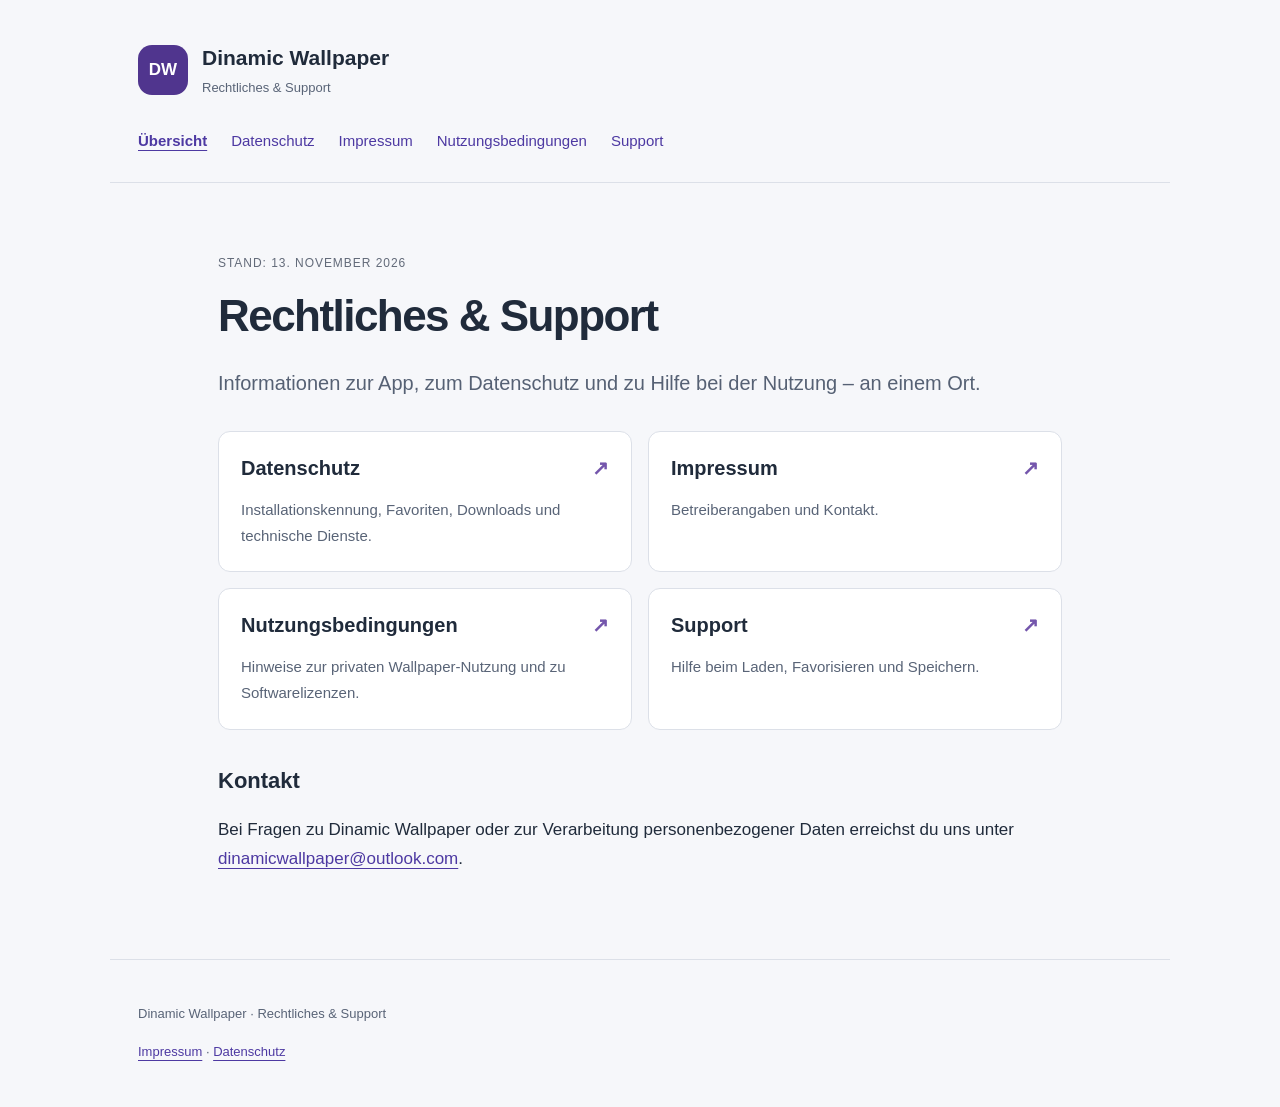
<file: docs/index.html>
<!doctype html>
<html lang="de"><head><meta charset="utf-8"><meta name="viewport" content="width=device-width, initial-scale=1"><meta name="description" content="Rechtliche Informationen und Support für Dinamic Wallpaper."><meta name="referrer" content="strict-origin-when-cross-origin"><title>Rechtliches & Support · Dinamic Wallpaper</title><link rel="stylesheet" href="assets/style.css"></head>
<body><a class="skip" href="#inhalt">Zum Inhalt</a><header><a class="brand" href="index.html"><span class="mark" aria-hidden="true">DW</span><span>Dinamic Wallpaper<small>Rechtliches &amp; Support</small></span></a><nav aria-label="Hauptnavigation"><a href="index.html" aria-current="page">Übersicht</a><a href="datenschutz-de.html">Datenschutz</a><a href="impressum.html">Impressum</a><a href="lizenzen-de.html">Nutzungsbedingungen</a><a href="support.html">Support</a></nav></header><main id="inhalt"><p class="eyebrow">Stand: 13. November 2026</p><h1>Rechtliches & Support</h1><p class="lead">Informationen zur App, zum Datenschutz und zu Hilfe bei der Nutzung – an einem Ort.</p><div class="cards"><a class="card" href="datenschutz-de.html"><h2>Datenschutz<span aria-hidden="true">↗</span></h2><p>Installationskennung, Favoriten, Downloads und technische Dienste.</p></a><a class="card" href="impressum.html"><h2>Impressum<span aria-hidden="true">↗</span></h2><p>Betreiberangaben und Kontakt.</p></a><a class="card" href="lizenzen-de.html"><h2>Nutzungsbedingungen<span aria-hidden="true">↗</span></h2><p>Hinweise zur privaten Wallpaper-Nutzung und zu Softwarelizenzen.</p></a><a class="card" href="support.html"><h2>Support<span aria-hidden="true">↗</span></h2><p>Hilfe beim Laden, Favorisieren und Speichern.</p></a></div><h2>Kontakt</h2><p>Bei Fragen zu Dinamic Wallpaper oder zur Verarbeitung personenbezogener Daten erreichst du uns unter <a href="mailto:dinamicwallpaper@outlook.com">dinamicwallpaper@outlook.com</a>.</p></main><footer><p>Dinamic Wallpaper · Rechtliches &amp; Support</p><p><a href="impressum.html">Impressum</a> · <a href="datenschutz-de.html">Datenschutz</a></p></footer></body></html>
</file>
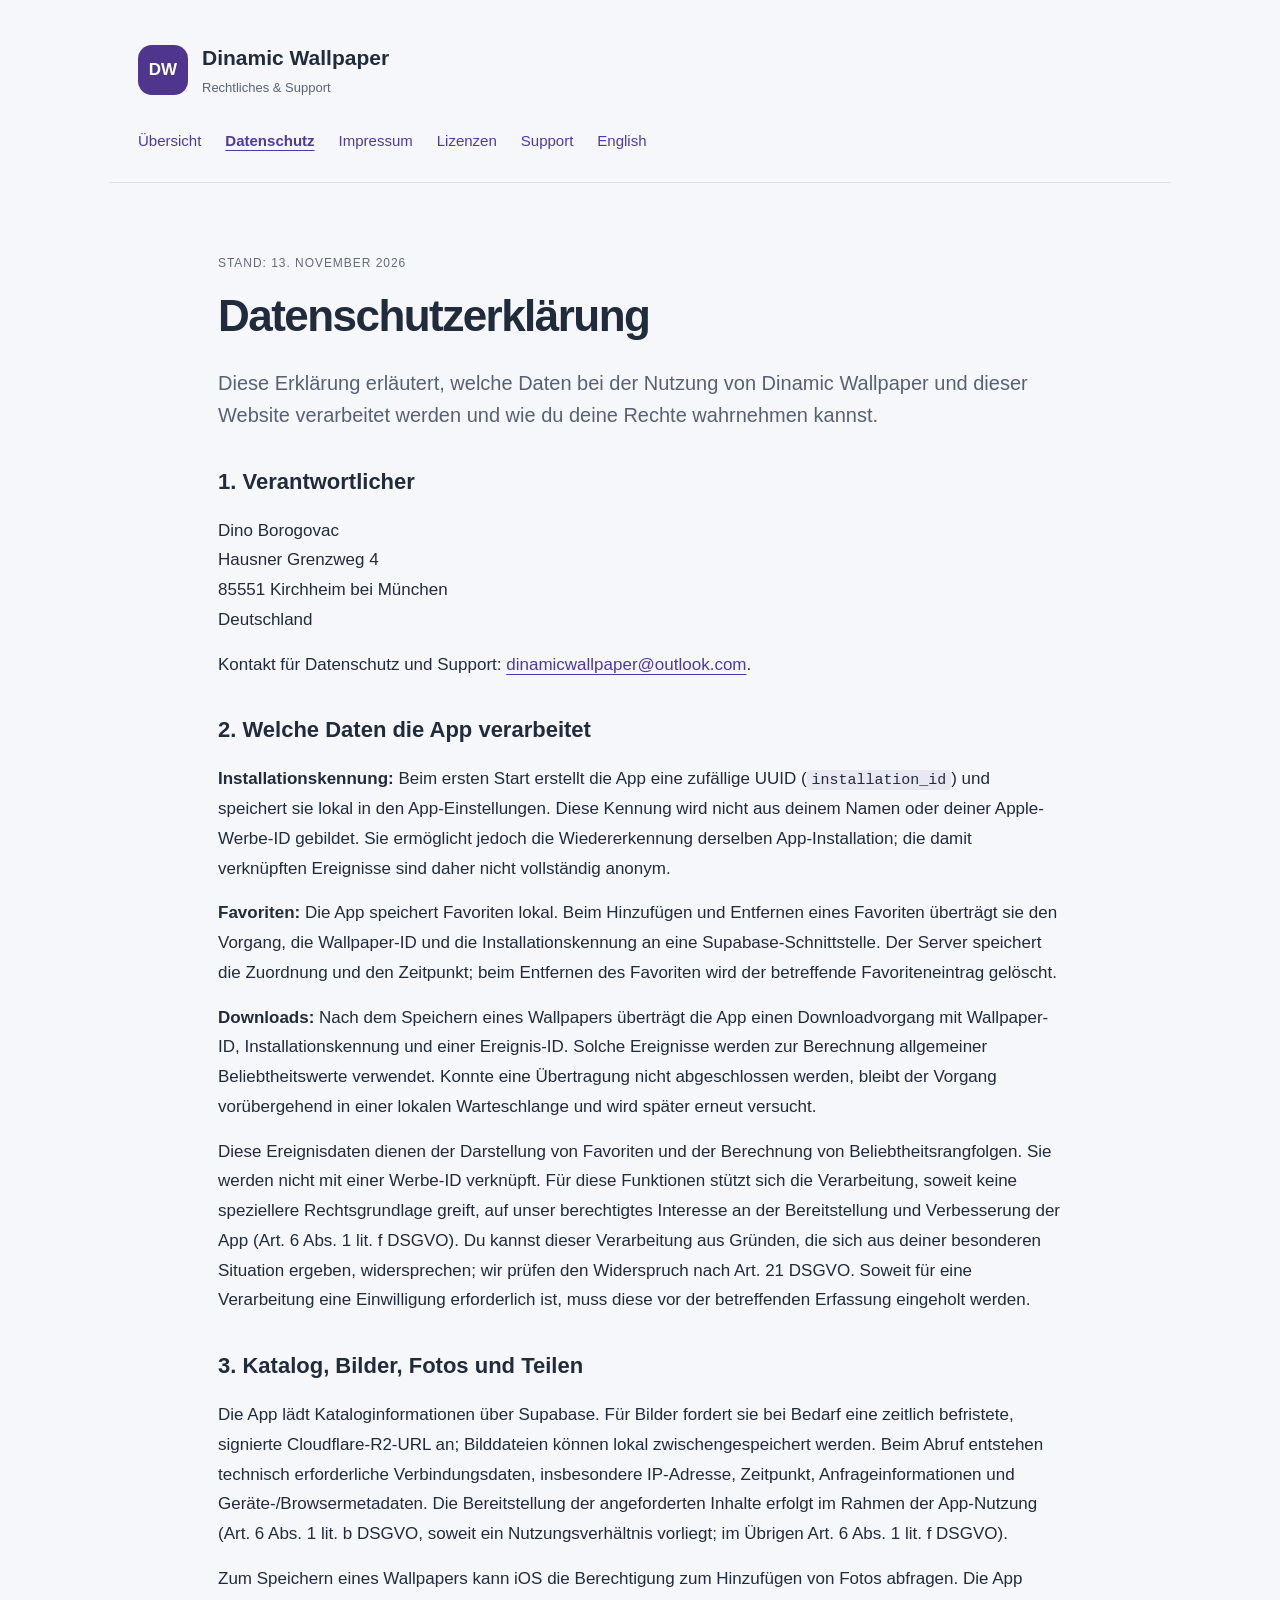
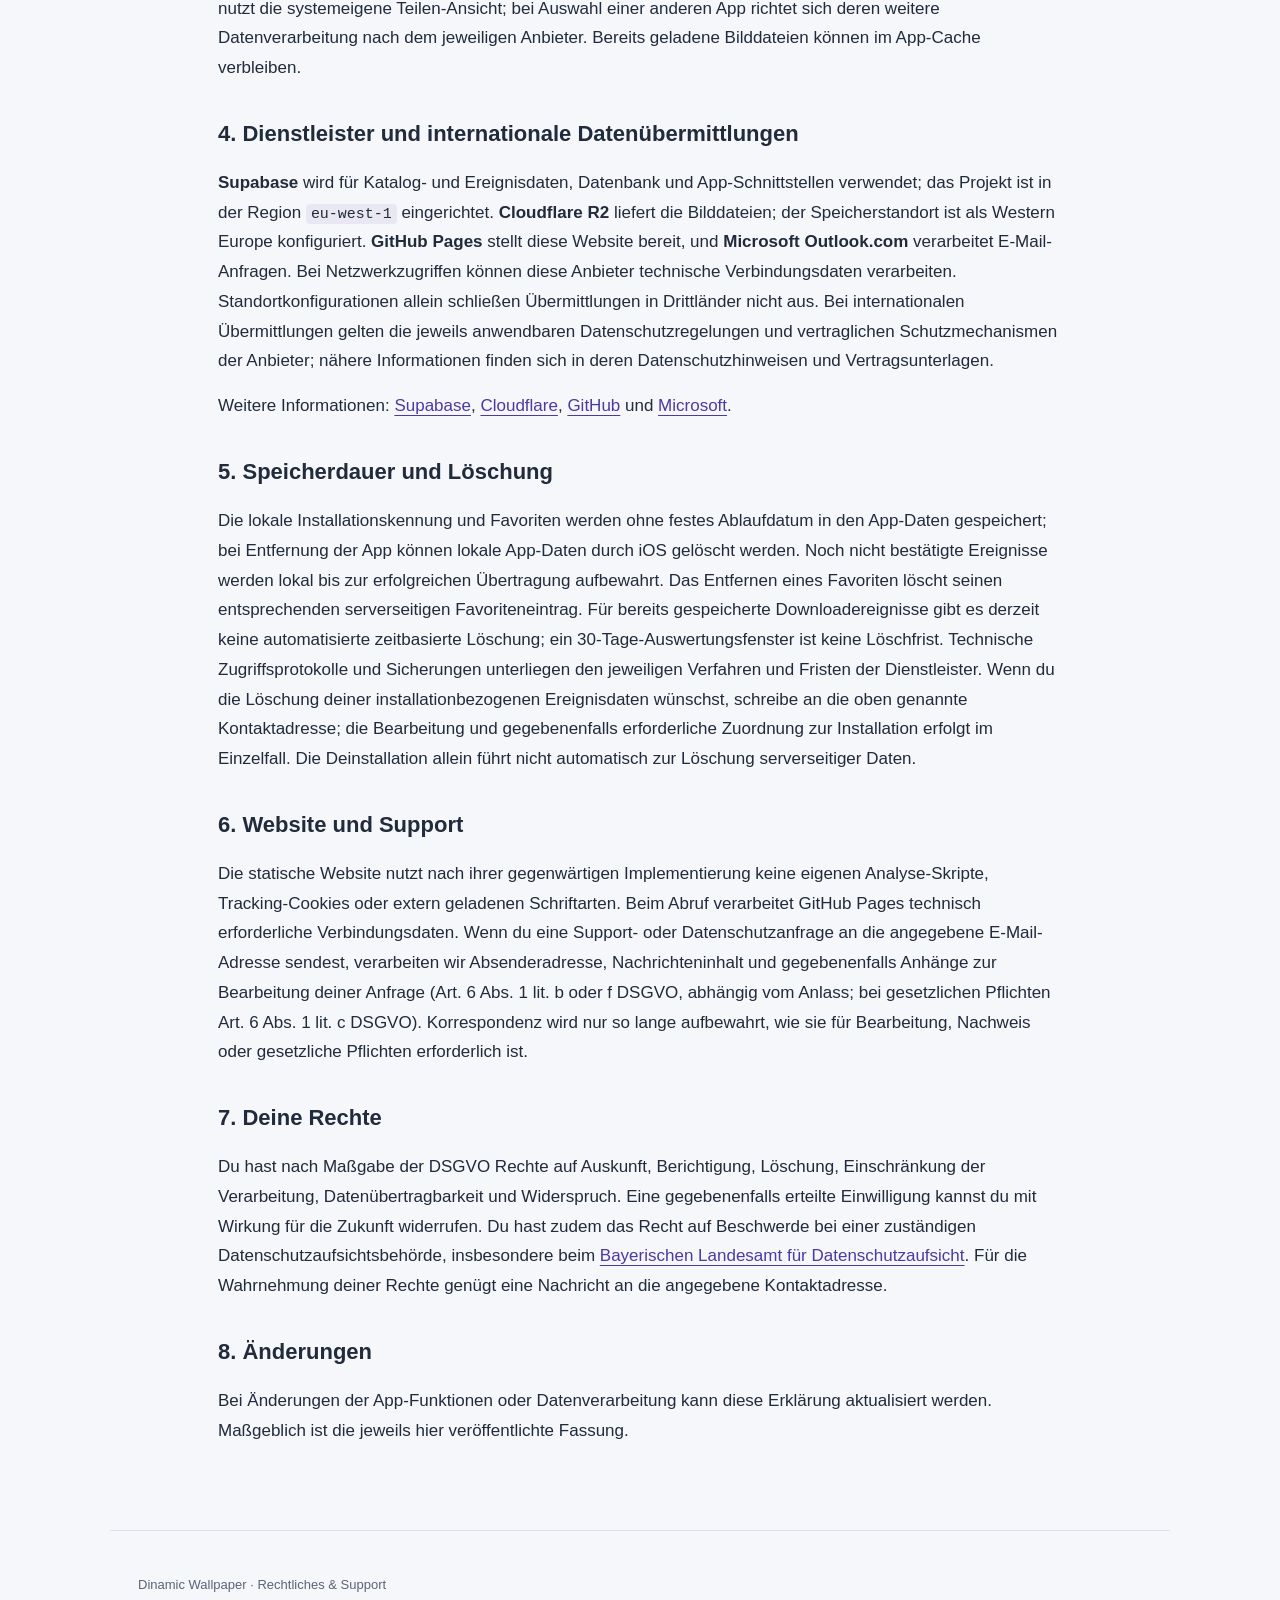
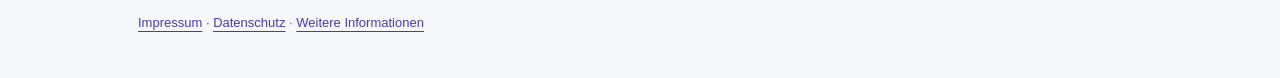
<file: docs/datenschutz-de.html>
<!doctype html>
<html lang="de"><head><meta charset="utf-8"><meta name="viewport" content="width=device-width, initial-scale=1"><meta name="referrer" content="strict-origin-when-cross-origin"><meta name="description" content="Datenschutz – Dinamic Wallpaper"><title>Datenschutz · Dinamic Wallpaper</title><link rel="stylesheet" href="assets/style.css"></head>
<body><a class="skip" href="#inhalt">Zum Inhalt</a><header><a class="brand" href="index.html"><span class="mark" aria-hidden="true">DW</span><span>Dinamic Wallpaper<small>Rechtliches &amp; Support</small></span></a><nav aria-label="Navigation"><a href="index.html">Übersicht</a><a href="datenschutz-de.html" aria-current="page">Datenschutz</a><a href="impressum.html">Impressum</a><a href="lizenzen-de.html">Lizenzen</a><a href="support.html">Support</a><a href="datenschutz-en.html" lang="en">English</a></nav></header>
<main id="inhalt">
<p class="eyebrow">Stand: 13. November 2026</p><h1>Datenschutzerklärung</h1>
<p class="lead">Diese Erklärung erläutert, welche Daten bei der Nutzung von Dinamic Wallpaper und dieser Website verarbeitet werden und wie du deine Rechte wahrnehmen kannst.</p>
<h2>1. Verantwortlicher</h2><p>Dino Borogovac<br>Hausner Grenzweg 4<br>85551 Kirchheim bei München<br>Deutschland</p><p>Kontakt für Datenschutz und Support: <a href="mailto:dinamicwallpaper@outlook.com">dinamicwallpaper@outlook.com</a>.</p>
<h2>2. Welche Daten die App verarbeitet</h2>
<p><strong>Installationskennung:</strong> Beim ersten Start erstellt die App eine zufällige UUID (<code>installation_id</code>) und speichert sie lokal in den App-Einstellungen. Diese Kennung wird nicht aus deinem Namen oder deiner Apple-Werbe-ID gebildet. Sie ermöglicht jedoch die Wiedererkennung derselben App-Installation; die damit verknüpften Ereignisse sind daher nicht vollständig anonym.</p>
<p><strong>Favoriten:</strong> Die App speichert Favoriten lokal. Beim Hinzufügen und Entfernen eines Favoriten überträgt sie den Vorgang, die Wallpaper-ID und die Installationskennung an eine Supabase-Schnittstelle. Der Server speichert die Zuordnung und den Zeitpunkt; beim Entfernen des Favoriten wird der betreffende Favoriteneintrag gelöscht.</p>
<p><strong>Downloads:</strong> Nach dem Speichern eines Wallpapers überträgt die App einen Downloadvorgang mit Wallpaper-ID, Installationskennung und einer Ereignis-ID. Solche Ereignisse werden zur Berechnung allgemeiner Beliebtheitswerte verwendet. Konnte eine Übertragung nicht abgeschlossen werden, bleibt der Vorgang vorübergehend in einer lokalen Warteschlange und wird später erneut versucht.</p>
<p>Diese Ereignisdaten dienen der Darstellung von Favoriten und der Berechnung von Beliebtheitsrangfolgen. Sie werden nicht mit einer Werbe-ID verknüpft. Für diese Funktionen stützt sich die Verarbeitung, soweit keine speziellere Rechtsgrundlage greift, auf unser berechtigtes Interesse an der Bereitstellung und Verbesserung der App (Art. 6 Abs. 1 lit. f DSGVO). Du kannst dieser Verarbeitung aus Gründen, die sich aus deiner besonderen Situation ergeben, widersprechen; wir prüfen den Widerspruch nach Art. 21 DSGVO. Soweit für eine Verarbeitung eine Einwilligung erforderlich ist, muss diese vor der betreffenden Erfassung eingeholt werden.</p>
<h2>3. Katalog, Bilder, Fotos und Teilen</h2>
<p>Die App lädt Kataloginformationen über Supabase. Für Bilder fordert sie bei Bedarf eine zeitlich befristete, signierte Cloudflare-R2-URL an; Bilddateien können lokal zwischengespeichert werden. Beim Abruf entstehen technisch erforderliche Verbindungsdaten, insbesondere IP-Adresse, Zeitpunkt, Anfrageinformationen und Geräte-/Browsermetadaten. Die Bereitstellung der angeforderten Inhalte erfolgt im Rahmen der App-Nutzung (Art. 6 Abs. 1 lit. b DSGVO, soweit ein Nutzungsverhältnis vorliegt; im Übrigen Art. 6 Abs. 1 lit. f DSGVO).</p>
<p>Zum Speichern eines Wallpapers kann iOS die Berechtigung zum Hinzufügen von Fotos abfragen. Die App nutzt die systemeigene Teilen-Ansicht; bei Auswahl einer anderen App richtet sich deren weitere Datenverarbeitung nach dem jeweiligen Anbieter. Bereits geladene Bilddateien können im App-Cache verbleiben.</p>
<h2>4. Dienstleister und internationale Datenübermittlungen</h2>
<p><strong>Supabase</strong> wird für Katalog- und Ereignisdaten, Datenbank und App-Schnittstellen verwendet; das Projekt ist in der Region <code>eu-west-1</code> eingerichtet. <strong>Cloudflare R2</strong> liefert die Bilddateien; der Speicherstandort ist als Western Europe konfiguriert. <strong>GitHub Pages</strong> stellt diese Website bereit, und <strong>Microsoft Outlook.com</strong> verarbeitet E-Mail-Anfragen. Bei Netzwerkzugriffen können diese Anbieter technische Verbindungsdaten verarbeiten. Standortkonfigurationen allein schließen Übermittlungen in Drittländer nicht aus. Bei internationalen Übermittlungen gelten die jeweils anwendbaren Datenschutzregelungen und vertraglichen Schutzmechanismen der Anbieter; nähere Informationen finden sich in deren Datenschutzhinweisen und Vertragsunterlagen.</p>
<p>Weitere Informationen: <a href="https://supabase.com/privacy">Supabase</a>, <a href="https://www.cloudflare.com/privacypolicy/">Cloudflare</a>, <a href="https://docs.github.com/en/site-policy/privacy-policies/github-general-privacy-statement">GitHub</a> und <a href="https://privacy.microsoft.com/privacystatement">Microsoft</a>.</p>
<h2>5. Speicherdauer und Löschung</h2>
<p>Die lokale Installationskennung und Favoriten werden ohne festes Ablaufdatum in den App-Daten gespeichert; bei Entfernung der App können lokale App-Daten durch iOS gelöscht werden. Noch nicht bestätigte Ereignisse werden lokal bis zur erfolgreichen Übertragung aufbewahrt. Das Entfernen eines Favoriten löscht seinen entsprechenden serverseitigen Favoriteneintrag. Für bereits gespeicherte Downloadereignisse gibt es derzeit keine automatisierte zeitbasierte Löschung; ein 30-Tage-Auswertungsfenster ist keine Löschfrist. Technische Zugriffsprotokolle und Sicherungen unterliegen den jeweiligen Verfahren und Fristen der Dienstleister. Wenn du die Löschung deiner installationbezogenen Ereignisdaten wünschst, schreibe an die oben genannte Kontaktadresse; die Bearbeitung und gegebenenfalls erforderliche Zuordnung zur Installation erfolgt im Einzelfall. Die Deinstallation allein führt nicht automatisch zur Löschung serverseitiger Daten.</p>
<h2>6. Website und Support</h2>
<p>Die statische Website nutzt nach ihrer gegenwärtigen Implementierung keine eigenen Analyse-Skripte, Tracking-Cookies oder extern geladenen Schriftarten. Beim Abruf verarbeitet GitHub Pages technisch erforderliche Verbindungsdaten. Wenn du eine Support- oder Datenschutzanfrage an die angegebene E-Mail-Adresse sendest, verarbeiten wir Absenderadresse, Nachrichteninhalt und gegebenenfalls Anhänge zur Bearbeitung deiner Anfrage (Art. 6 Abs. 1 lit. b oder f DSGVO, abhängig vom Anlass; bei gesetzlichen Pflichten Art. 6 Abs. 1 lit. c DSGVO). Korrespondenz wird nur so lange aufbewahrt, wie sie für Bearbeitung, Nachweis oder gesetzliche Pflichten erforderlich ist.</p>
<h2>7. Deine Rechte</h2>
<p>Du hast nach Maßgabe der DSGVO Rechte auf Auskunft, Berichtigung, Löschung, Einschränkung der Verarbeitung, Datenübertragbarkeit und Widerspruch. Eine gegebenenfalls erteilte Einwilligung kannst du mit Wirkung für die Zukunft widerrufen. Du hast zudem das Recht auf Beschwerde bei einer zuständigen Datenschutzaufsichtsbehörde, insbesondere beim <a href="https://www.lda.bayern.de/">Bayerischen Landesamt für Datenschutzaufsicht</a>. Für die Wahrnehmung deiner Rechte genügt eine Nachricht an die angegebene Kontaktadresse.</p>
<h2>8. Änderungen</h2><p>Bei Änderungen der App-Funktionen oder Datenverarbeitung kann diese Erklärung aktualisiert werden. Maßgeblich ist die jeweils hier veröffentlichte Fassung.</p></main><footer><p>Dinamic Wallpaper · Rechtliches &amp; Support</p><p><a href="impressum.html">Impressum</a> · <a href="datenschutz-de.html">Datenschutz</a> · <a href="lizenzen-de.html">Weitere Informationen</a></p></footer></body></html>
</file>
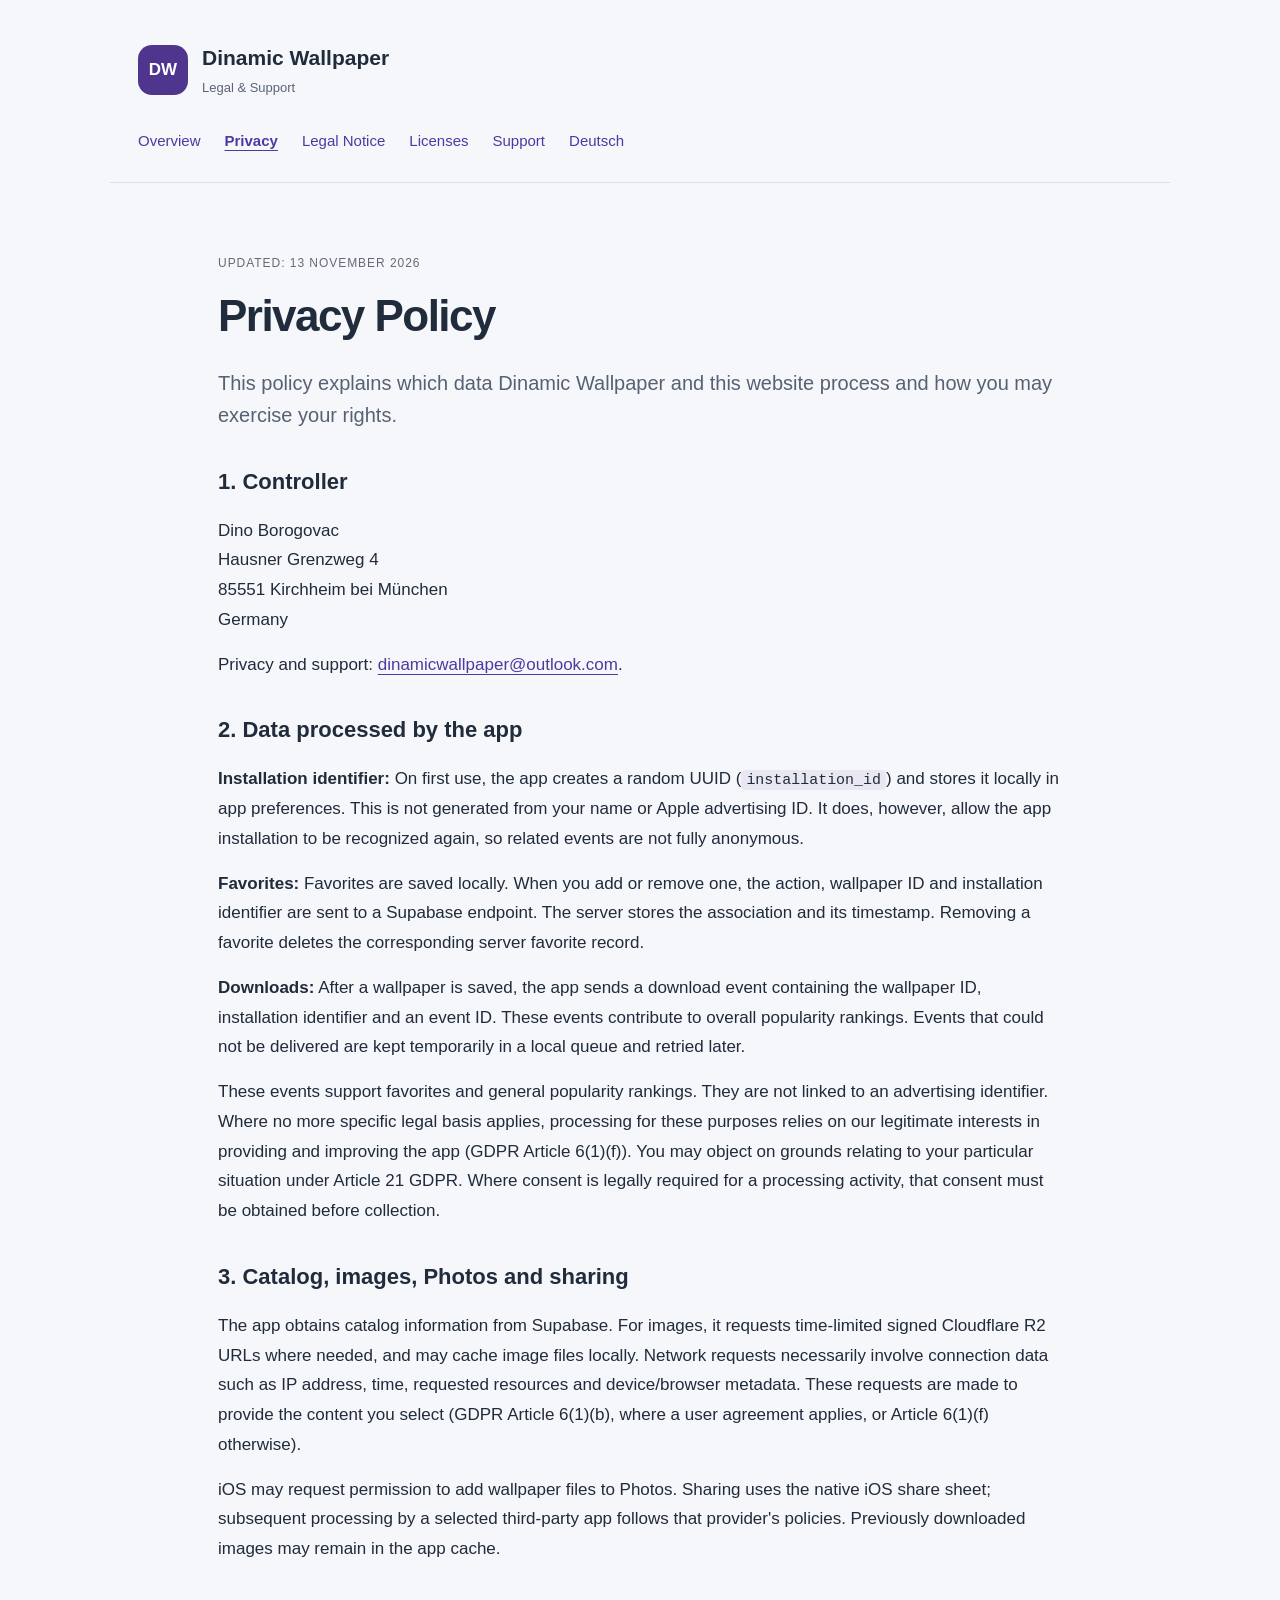
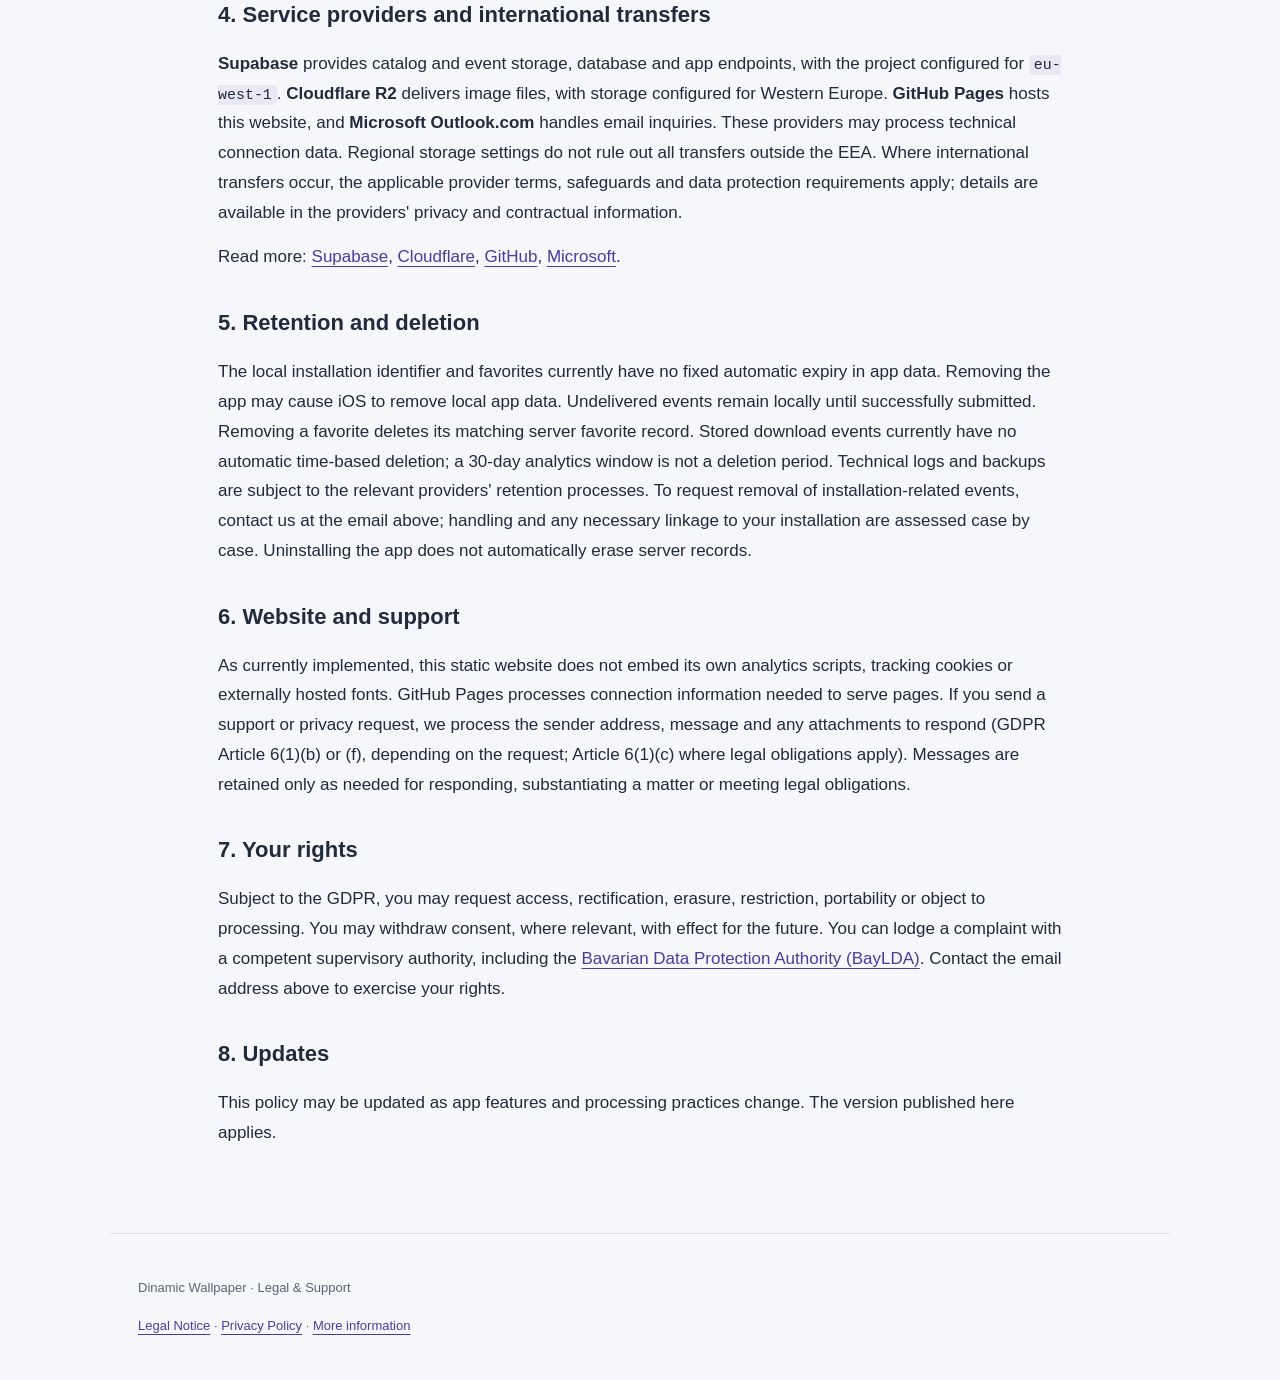
<file: docs/datenschutz-en.html>
<!doctype html>
<html lang="en"><head><meta charset="utf-8"><meta name="viewport" content="width=device-width, initial-scale=1"><meta name="referrer" content="strict-origin-when-cross-origin"><meta name="description" content="Privacy Policy – Dinamic Wallpaper"><title>Privacy Policy · Dinamic Wallpaper</title><link rel="stylesheet" href="assets/style.css"></head>
<body><a class="skip" href="#inhalt">Skip to content</a><header><a class="brand" href="index.html"><span class="mark" aria-hidden="true">DW</span><span>Dinamic Wallpaper<small>Legal &amp; Support</small></span></a><nav aria-label="Navigation"><a href="index.html">Overview</a><a href="datenschutz-en.html" aria-current="page">Privacy</a><a href="impressum.html">Legal Notice</a><a href="lizenzen-en.html">Licenses</a><a href="support.html">Support</a><a href="datenschutz-de.html" lang="de">Deutsch</a></nav></header>
<main id="inhalt">
<p class="eyebrow">Updated: 13 November 2026</p><h1>Privacy Policy</h1>
<p class="lead">This policy explains which data Dinamic Wallpaper and this website process and how you may exercise your rights.</p>
<h2>1. Controller</h2><p>Dino Borogovac<br>Hausner Grenzweg 4<br>85551 Kirchheim bei München<br>Germany</p><p>Privacy and support: <a href="mailto:dinamicwallpaper@outlook.com">dinamicwallpaper@outlook.com</a>.</p>
<h2>2. Data processed by the app</h2>
<p><strong>Installation identifier:</strong> On first use, the app creates a random UUID (<code>installation_id</code>) and stores it locally in app preferences. This is not generated from your name or Apple advertising ID. It does, however, allow the app installation to be recognized again, so related events are not fully anonymous.</p>
<p><strong>Favorites:</strong> Favorites are saved locally. When you add or remove one, the action, wallpaper ID and installation identifier are sent to a Supabase endpoint. The server stores the association and its timestamp. Removing a favorite deletes the corresponding server favorite record.</p>
<p><strong>Downloads:</strong> After a wallpaper is saved, the app sends a download event containing the wallpaper ID, installation identifier and an event ID. These events contribute to overall popularity rankings. Events that could not be delivered are kept temporarily in a local queue and retried later.</p>
<p>These events support favorites and general popularity rankings. They are not linked to an advertising identifier. Where no more specific legal basis applies, processing for these purposes relies on our legitimate interests in providing and improving the app (GDPR Article 6(1)(f)). You may object on grounds relating to your particular situation under Article 21 GDPR. Where consent is legally required for a processing activity, that consent must be obtained before collection.</p>
<h2>3. Catalog, images, Photos and sharing</h2>
<p>The app obtains catalog information from Supabase. For images, it requests time-limited signed Cloudflare R2 URLs where needed, and may cache image files locally. Network requests necessarily involve connection data such as IP address, time, requested resources and device/browser metadata. These requests are made to provide the content you select (GDPR Article 6(1)(b), where a user agreement applies, or Article 6(1)(f) otherwise).</p>
<p>iOS may request permission to add wallpaper files to Photos. Sharing uses the native iOS share sheet; subsequent processing by a selected third-party app follows that provider's policies. Previously downloaded images may remain in the app cache.</p>
<h2>4. Service providers and international transfers</h2>
<p><strong>Supabase</strong> provides catalog and event storage, database and app endpoints, with the project configured for <code>eu-west-1</code>. <strong>Cloudflare R2</strong> delivers image files, with storage configured for Western Europe. <strong>GitHub Pages</strong> hosts this website, and <strong>Microsoft Outlook.com</strong> handles email inquiries. These providers may process technical connection data. Regional storage settings do not rule out all transfers outside the EEA. Where international transfers occur, the applicable provider terms, safeguards and data protection requirements apply; details are available in the providers' privacy and contractual information.</p>
<p>Read more: <a href="https://supabase.com/privacy">Supabase</a>, <a href="https://www.cloudflare.com/privacypolicy/">Cloudflare</a>, <a href="https://docs.github.com/en/site-policy/privacy-policies/github-general-privacy-statement">GitHub</a>, <a href="https://privacy.microsoft.com/privacystatement">Microsoft</a>.</p>
<h2>5. Retention and deletion</h2>
<p>The local installation identifier and favorites currently have no fixed automatic expiry in app data. Removing the app may cause iOS to remove local app data. Undelivered events remain locally until successfully submitted. Removing a favorite deletes its matching server favorite record. Stored download events currently have no automatic time-based deletion; a 30-day analytics window is not a deletion period. Technical logs and backups are subject to the relevant providers' retention processes. To request removal of installation-related events, contact us at the email above; handling and any necessary linkage to your installation are assessed case by case. Uninstalling the app does not automatically erase server records.</p>
<h2>6. Website and support</h2>
<p>As currently implemented, this static website does not embed its own analytics scripts, tracking cookies or externally hosted fonts. GitHub Pages processes connection information needed to serve pages. If you send a support or privacy request, we process the sender address, message and any attachments to respond (GDPR Article 6(1)(b) or (f), depending on the request; Article 6(1)(c) where legal obligations apply). Messages are retained only as needed for responding, substantiating a matter or meeting legal obligations.</p>
<h2>7. Your rights</h2>
<p>Subject to the GDPR, you may request access, rectification, erasure, restriction, portability or object to processing. You may withdraw consent, where relevant, with effect for the future. You can lodge a complaint with a competent supervisory authority, including the <a href="https://www.lda.bayern.de/">Bavarian Data Protection Authority (BayLDA)</a>. Contact the email address above to exercise your rights.</p>
<h2>8. Updates</h2><p>This policy may be updated as app features and processing practices change. The version published here applies.</p></main><footer><p>Dinamic Wallpaper · Legal &amp; Support</p><p><a href="impressum.html">Legal Notice</a> · <a href="datenschutz-en.html">Privacy Policy</a> · <a href="lizenzen-en.html">More information</a></p></footer></body></html>
</file>
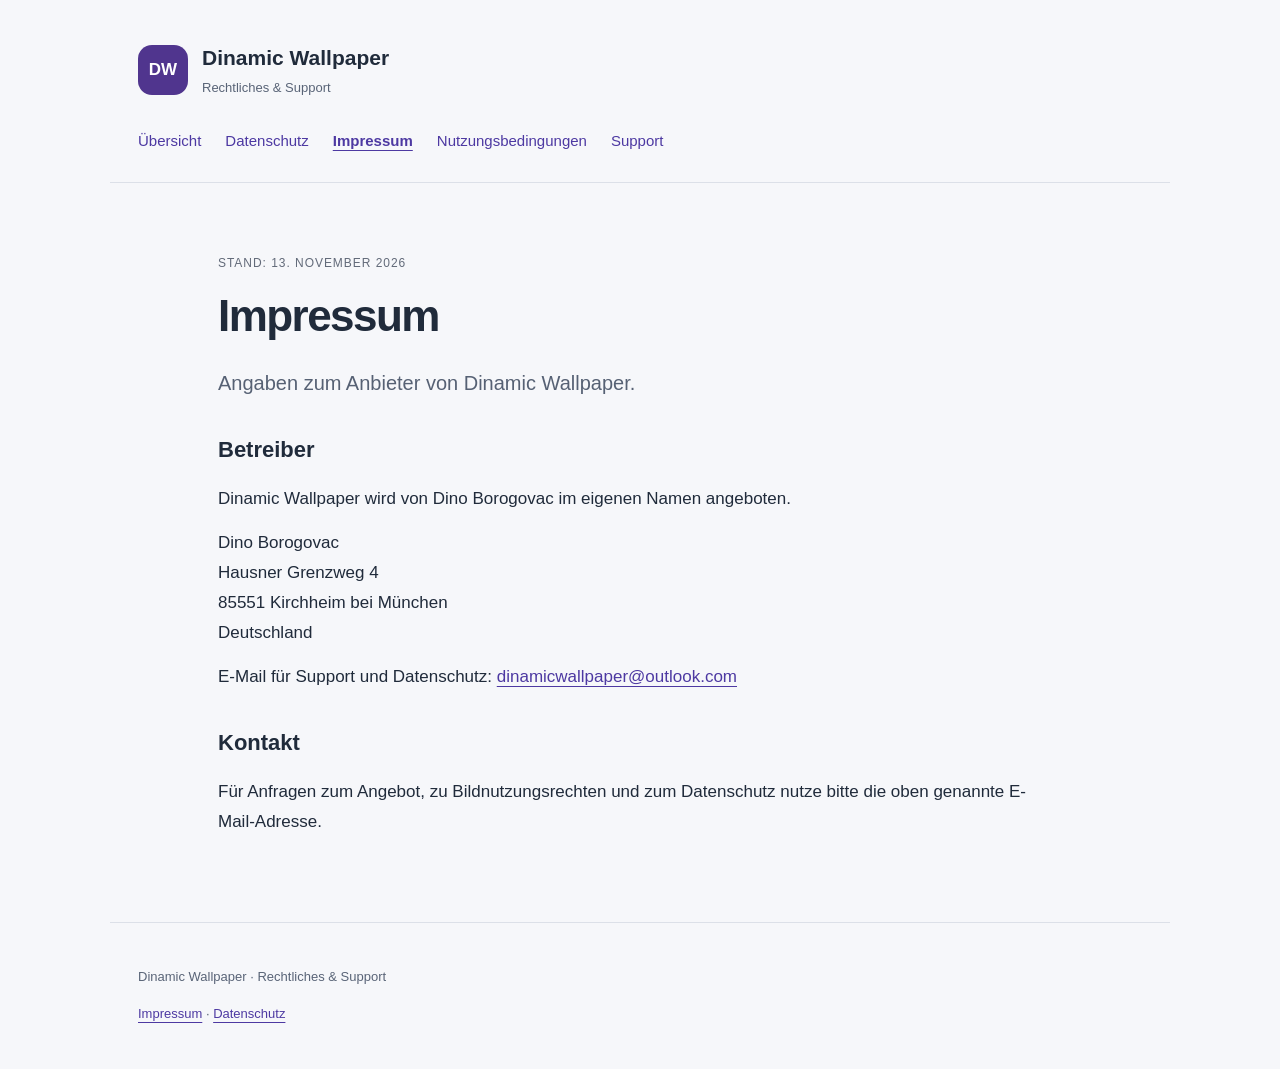
<file: docs/impressum.html>
<!doctype html>
<html lang="de"><head><meta charset="utf-8"><meta name="viewport" content="width=device-width, initial-scale=1"><meta name="description" content="Impressum – Dinamic Wallpaper. Kontakt und Informationen."><meta name="referrer" content="strict-origin-when-cross-origin"><title>Impressum · Dinamic Wallpaper</title><link rel="stylesheet" href="assets/style.css"></head>
<body><a class="skip" href="#inhalt">Zum Inhalt</a><header><a class="brand" href="index.html"><span class="mark" aria-hidden="true">DW</span><span>Dinamic Wallpaper<small>Rechtliches &amp; Support</small></span></a><nav aria-label="Hauptnavigation"><a href="index.html">Übersicht</a><a href="datenschutz-de.html">Datenschutz</a><a href="impressum.html" aria-current="page">Impressum</a><a href="lizenzen-de.html">Nutzungsbedingungen</a><a href="support.html">Support</a></nav></header><main id="inhalt"><p class="eyebrow">Stand: 13. November 2026</p><h1>Impressum</h1><p class="lead">Angaben zum Anbieter von Dinamic Wallpaper.</p><h2>Betreiber</h2><p>Dinamic Wallpaper wird von Dino Borogovac im eigenen Namen angeboten.</p><p>Dino Borogovac<br>Hausner Grenzweg 4<br>85551 Kirchheim bei München<br>Deutschland</p><p>E-Mail für Support und Datenschutz: <a href="mailto:dinamicwallpaper@outlook.com">dinamicwallpaper@outlook.com</a></p><h2>Kontakt</h2><p>Für Anfragen zum Angebot, zu Bildnutzungsrechten und zum Datenschutz nutze bitte die oben genannte E-Mail-Adresse.</p></main><footer><p>Dinamic Wallpaper · Rechtliches &amp; Support</p><p><a href="impressum.html">Impressum</a> · <a href="datenschutz-de.html">Datenschutz</a></p></footer></body></html>
</file>
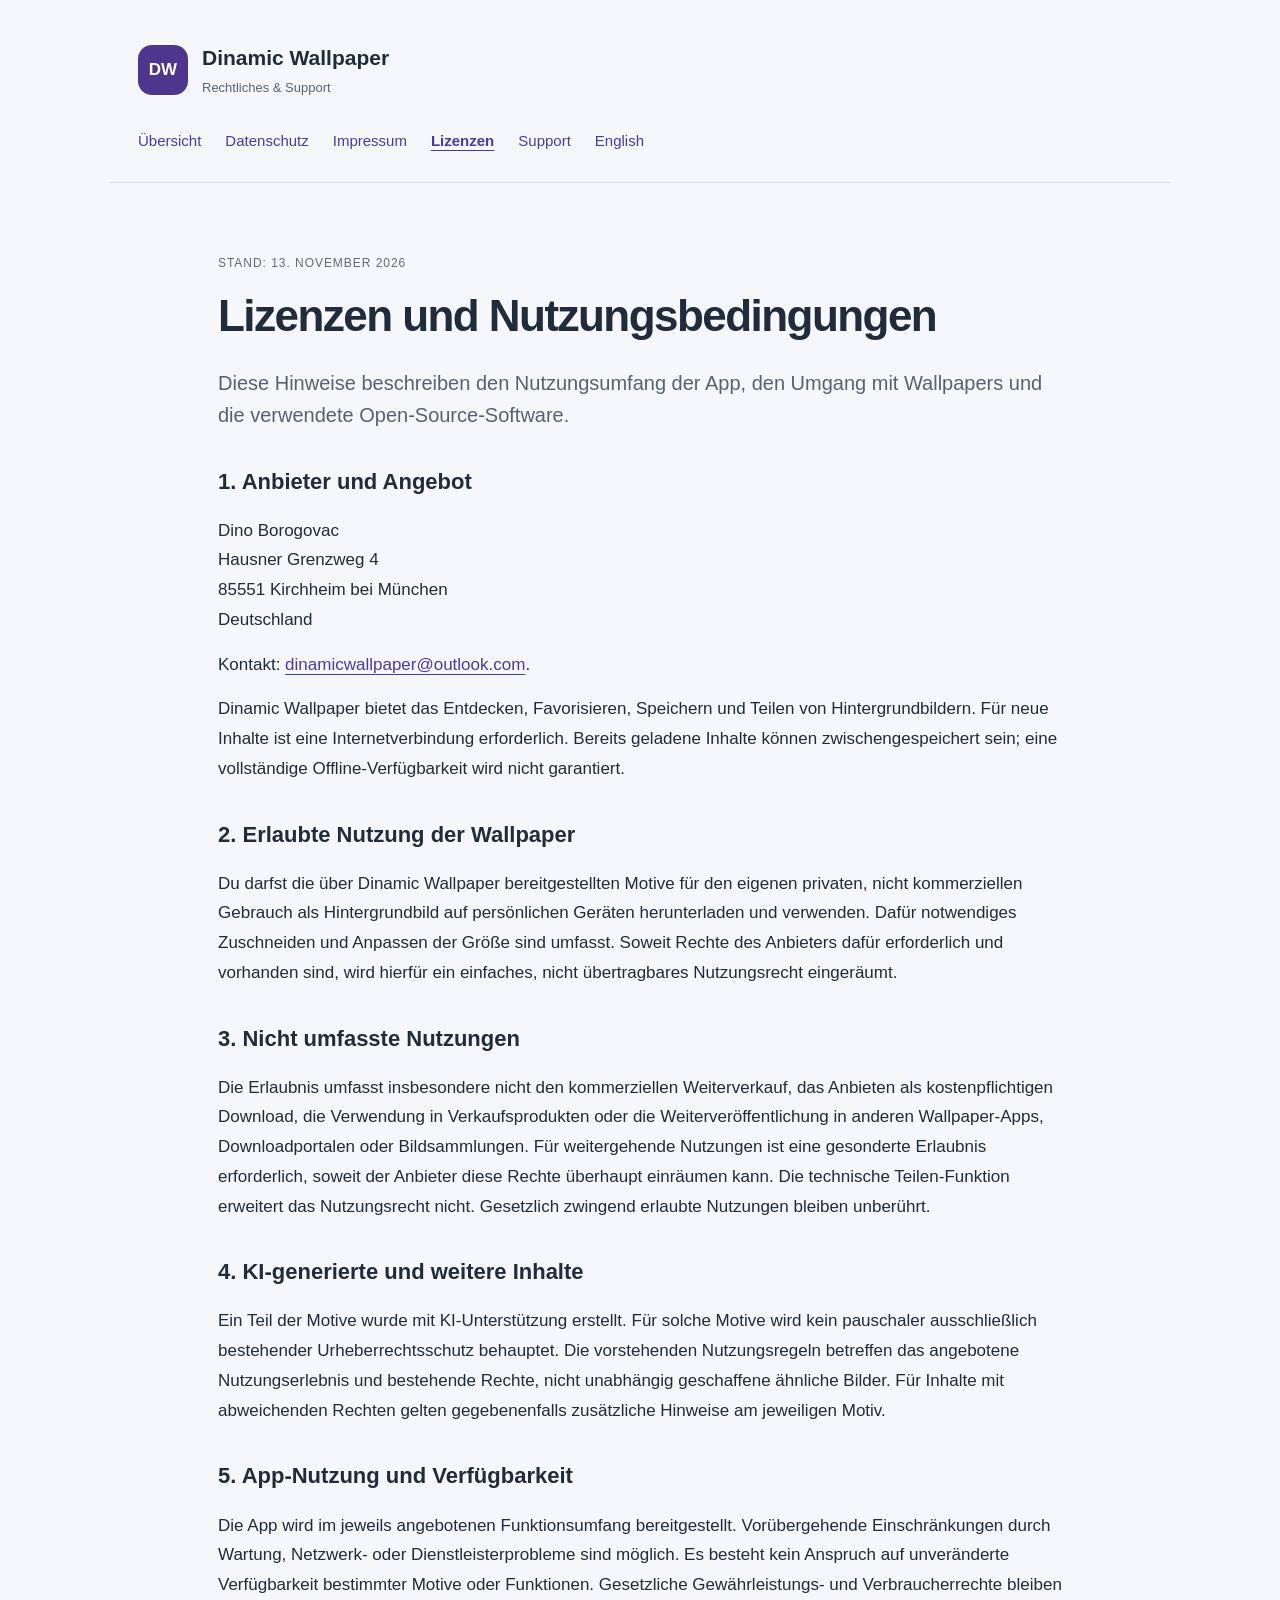
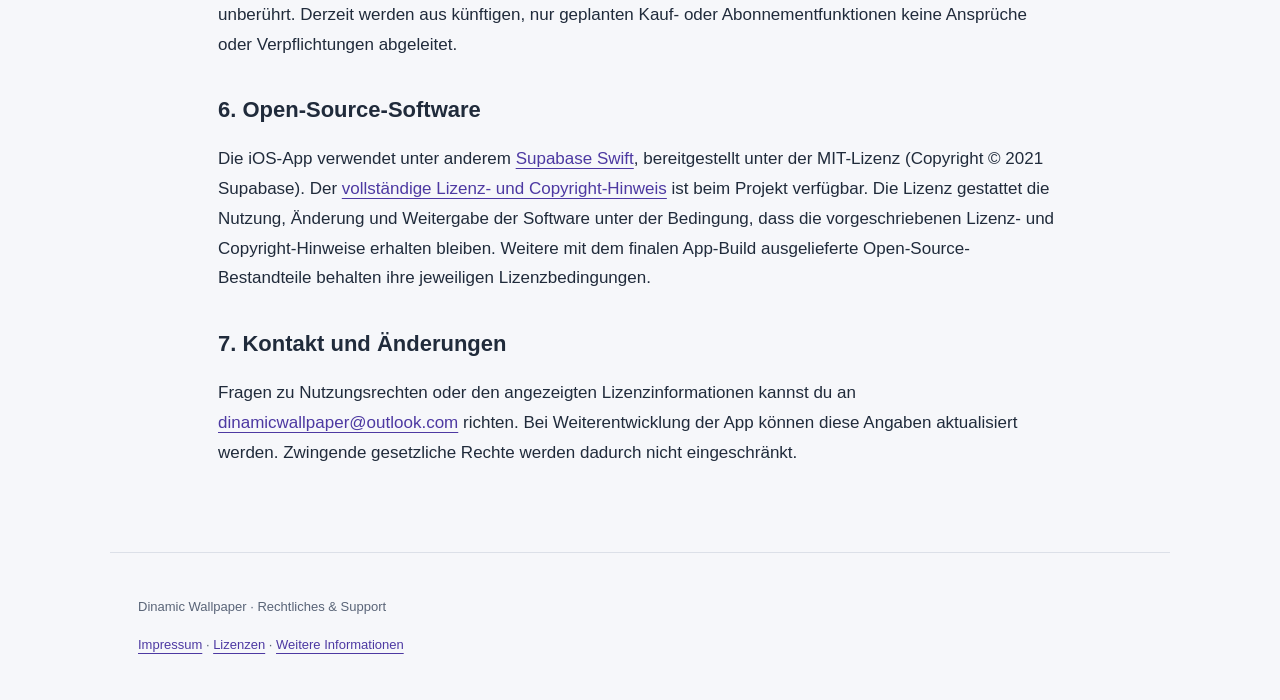
<file: docs/lizenzen-de.html>
<!doctype html>
<html lang="de"><head><meta charset="utf-8"><meta name="viewport" content="width=device-width, initial-scale=1"><meta name="referrer" content="strict-origin-when-cross-origin"><meta name="description" content="Lizenzen – Dinamic Wallpaper"><title>Lizenzen · Dinamic Wallpaper</title><link rel="stylesheet" href="assets/style.css"></head>
<body><a class="skip" href="#inhalt">Zum Inhalt</a><header><a class="brand" href="index.html"><span class="mark" aria-hidden="true">DW</span><span>Dinamic Wallpaper<small>Rechtliches &amp; Support</small></span></a><nav aria-label="Navigation"><a href="index.html">Übersicht</a><a href="datenschutz-de.html">Datenschutz</a><a href="impressum.html">Impressum</a><a href="lizenzen-de.html" aria-current="page">Lizenzen</a><a href="support.html">Support</a><a href="lizenzen-en.html" lang="en">English</a></nav></header>
<main id="inhalt">
<p class="eyebrow">Stand: 13. November 2026</p><h1>Lizenzen und Nutzungsbedingungen</h1>
<p class="lead">Diese Hinweise beschreiben den Nutzungsumfang der App, den Umgang mit Wallpapers und die verwendete Open-Source-Software.</p>
<h2>1. Anbieter und Angebot</h2><p>Dino Borogovac<br>Hausner Grenzweg 4<br>85551 Kirchheim bei München<br>Deutschland</p><p>Kontakt: <a href="mailto:dinamicwallpaper@outlook.com">dinamicwallpaper@outlook.com</a>.</p><p>Dinamic Wallpaper bietet das Entdecken, Favorisieren, Speichern und Teilen von Hintergrundbildern. Für neue Inhalte ist eine Internetverbindung erforderlich. Bereits geladene Inhalte können zwischengespeichert sein; eine vollständige Offline-Verfügbarkeit wird nicht garantiert.</p>
<h2>2. Erlaubte Nutzung der Wallpaper</h2><p>Du darfst die über Dinamic Wallpaper bereitgestellten Motive für den eigenen privaten, nicht kommerziellen Gebrauch als Hintergrundbild auf persönlichen Geräten herunterladen und verwenden. Dafür notwendiges Zuschneiden und Anpassen der Größe sind umfasst. Soweit Rechte des Anbieters dafür erforderlich und vorhanden sind, wird hierfür ein einfaches, nicht übertragbares Nutzungsrecht eingeräumt.</p>
<h2>3. Nicht umfasste Nutzungen</h2><p>Die Erlaubnis umfasst insbesondere nicht den kommerziellen Weiterverkauf, das Anbieten als kostenpflichtigen Download, die Verwendung in Verkaufsprodukten oder die Weiterveröffentlichung in anderen Wallpaper-Apps, Downloadportalen oder Bildsammlungen. Für weitergehende Nutzungen ist eine gesonderte Erlaubnis erforderlich, soweit der Anbieter diese Rechte überhaupt einräumen kann. Die technische Teilen-Funktion erweitert das Nutzungsrecht nicht. Gesetzlich zwingend erlaubte Nutzungen bleiben unberührt.</p>
<h2>4. KI-generierte und weitere Inhalte</h2><p>Ein Teil der Motive wurde mit KI-Unterstützung erstellt. Für solche Motive wird kein pauschaler ausschließlich bestehender Urheberrechtsschutz behauptet. Die vorstehenden Nutzungsregeln betreffen das angebotene Nutzungserlebnis und bestehende Rechte, nicht unabhängig geschaffene ähnliche Bilder. Für Inhalte mit abweichenden Rechten gelten gegebenenfalls zusätzliche Hinweise am jeweiligen Motiv.</p>
<h2>5. App-Nutzung und Verfügbarkeit</h2><p>Die App wird im jeweils angebotenen Funktionsumfang bereitgestellt. Vorübergehende Einschränkungen durch Wartung, Netzwerk- oder Dienstleisterprobleme sind möglich. Es besteht kein Anspruch auf unveränderte Verfügbarkeit bestimmter Motive oder Funktionen. Gesetzliche Gewährleistungs- und Verbraucherrechte bleiben unberührt. Derzeit werden aus künftigen, nur geplanten Kauf- oder Abonnementfunktionen keine Ansprüche oder Verpflichtungen abgeleitet.</p>
<h2>6. Open-Source-Software</h2><p>Die iOS-App verwendet unter anderem <a href="https://github.com/supabase/supabase-swift">Supabase Swift</a>, bereitgestellt unter der MIT-Lizenz (Copyright © 2021 Supabase). Der <a href="https://github.com/supabase/supabase-swift/blob/main/LICENSE">vollständige Lizenz- und Copyright-Hinweis</a> ist beim Projekt verfügbar. Die Lizenz gestattet die Nutzung, Änderung und Weitergabe der Software unter der Bedingung, dass die vorgeschriebenen Lizenz- und Copyright-Hinweise erhalten bleiben. Weitere mit dem finalen App-Build ausgelieferte Open-Source-Bestandteile behalten ihre jeweiligen Lizenzbedingungen.</p>
<h2>7. Kontakt und Änderungen</h2><p>Fragen zu Nutzungsrechten oder den angezeigten Lizenzinformationen kannst du an <a href="mailto:dinamicwallpaper@outlook.com">dinamicwallpaper@outlook.com</a> richten. Bei Weiterentwicklung der App können diese Angaben aktualisiert werden. Zwingende gesetzliche Rechte werden dadurch nicht eingeschränkt.</p></main><footer><p>Dinamic Wallpaper · Rechtliches &amp; Support</p><p><a href="impressum.html">Impressum</a> · <a href="lizenzen-de.html">Lizenzen</a> · <a href="datenschutz-de.html">Weitere Informationen</a></p></footer></body></html>
</file>
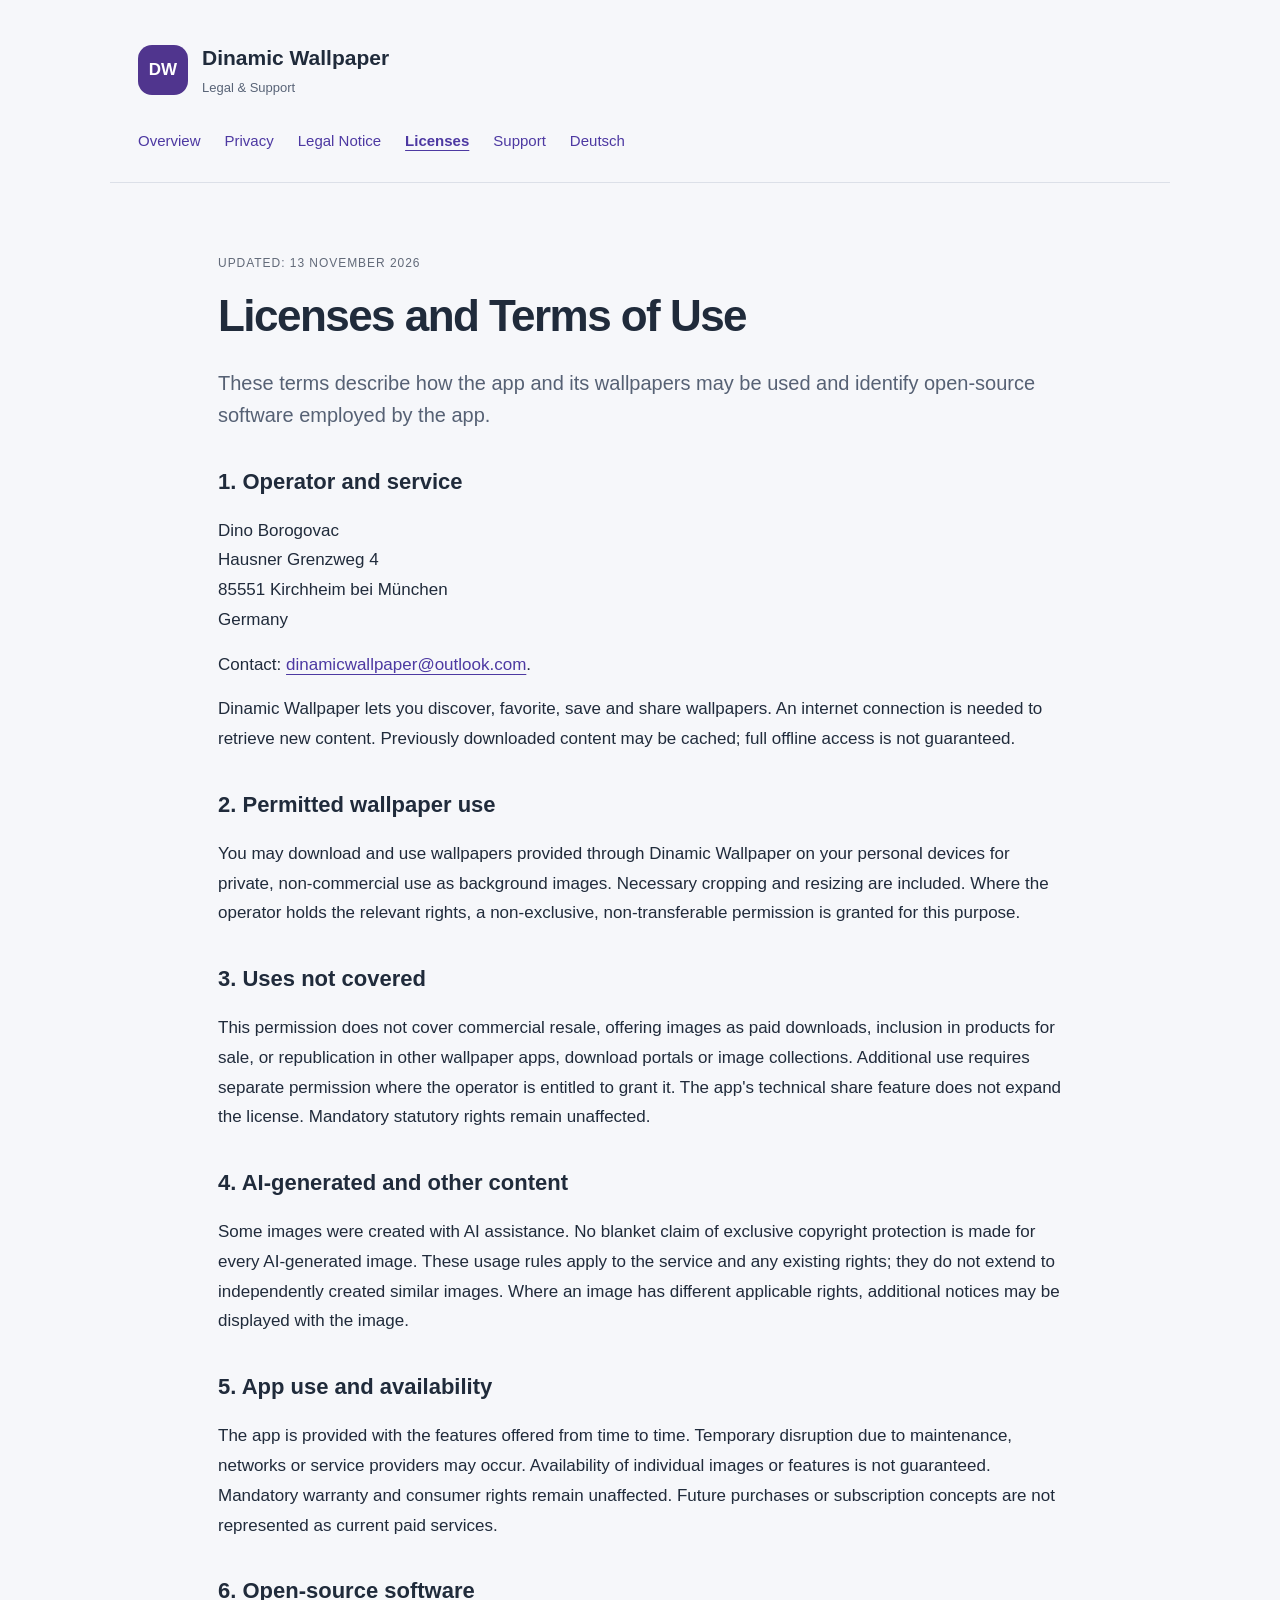
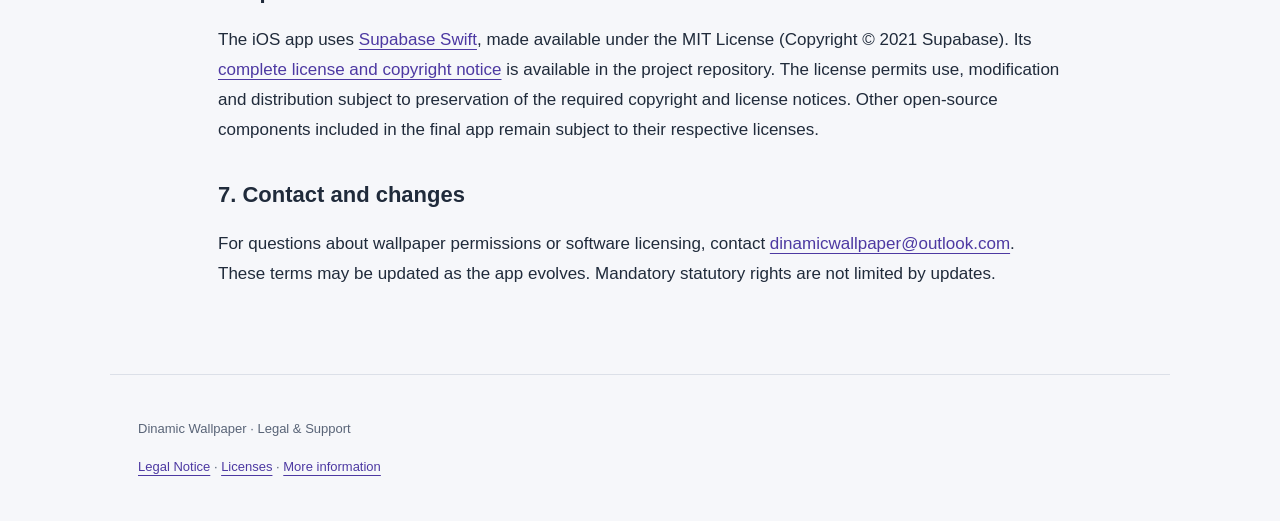
<file: docs/lizenzen-en.html>
<!doctype html>
<html lang="en"><head><meta charset="utf-8"><meta name="viewport" content="width=device-width, initial-scale=1"><meta name="referrer" content="strict-origin-when-cross-origin"><meta name="description" content="Licenses – Dinamic Wallpaper"><title>Licenses · Dinamic Wallpaper</title><link rel="stylesheet" href="assets/style.css"></head>
<body><a class="skip" href="#inhalt">Skip to content</a><header><a class="brand" href="index.html"><span class="mark" aria-hidden="true">DW</span><span>Dinamic Wallpaper<small>Legal &amp; Support</small></span></a><nav aria-label="Navigation"><a href="index.html">Overview</a><a href="datenschutz-en.html">Privacy</a><a href="impressum.html">Legal Notice</a><a href="lizenzen-en.html" aria-current="page">Licenses</a><a href="support.html">Support</a><a href="lizenzen-de.html" lang="de">Deutsch</a></nav></header>
<main id="inhalt">
<p class="eyebrow">Updated: 13 November 2026</p><h1>Licenses and Terms of Use</h1>
<p class="lead">These terms describe how the app and its wallpapers may be used and identify open-source software employed by the app.</p>
<h2>1. Operator and service</h2><p>Dino Borogovac<br>Hausner Grenzweg 4<br>85551 Kirchheim bei München<br>Germany</p><p>Contact: <a href="mailto:dinamicwallpaper@outlook.com">dinamicwallpaper@outlook.com</a>.</p><p>Dinamic Wallpaper lets you discover, favorite, save and share wallpapers. An internet connection is needed to retrieve new content. Previously downloaded content may be cached; full offline access is not guaranteed.</p>
<h2>2. Permitted wallpaper use</h2><p>You may download and use wallpapers provided through Dinamic Wallpaper on your personal devices for private, non-commercial use as background images. Necessary cropping and resizing are included. Where the operator holds the relevant rights, a non-exclusive, non-transferable permission is granted for this purpose.</p>
<h2>3. Uses not covered</h2><p>This permission does not cover commercial resale, offering images as paid downloads, inclusion in products for sale, or republication in other wallpaper apps, download portals or image collections. Additional use requires separate permission where the operator is entitled to grant it. The app's technical share feature does not expand the license. Mandatory statutory rights remain unaffected.</p>
<h2>4. AI-generated and other content</h2><p>Some images were created with AI assistance. No blanket claim of exclusive copyright protection is made for every AI-generated image. These usage rules apply to the service and any existing rights; they do not extend to independently created similar images. Where an image has different applicable rights, additional notices may be displayed with the image.</p>
<h2>5. App use and availability</h2><p>The app is provided with the features offered from time to time. Temporary disruption due to maintenance, networks or service providers may occur. Availability of individual images or features is not guaranteed. Mandatory warranty and consumer rights remain unaffected. Future purchases or subscription concepts are not represented as current paid services.</p>
<h2>6. Open-source software</h2><p>The iOS app uses <a href="https://github.com/supabase/supabase-swift">Supabase Swift</a>, made available under the MIT License (Copyright © 2021 Supabase). Its <a href="https://github.com/supabase/supabase-swift/blob/main/LICENSE">complete license and copyright notice</a> is available in the project repository. The license permits use, modification and distribution subject to preservation of the required copyright and license notices. Other open-source components included in the final app remain subject to their respective licenses.</p>
<h2>7. Contact and changes</h2><p>For questions about wallpaper permissions or software licensing, contact <a href="mailto:dinamicwallpaper@outlook.com">dinamicwallpaper@outlook.com</a>. These terms may be updated as the app evolves. Mandatory statutory rights are not limited by updates.</p></main><footer><p>Dinamic Wallpaper · Legal &amp; Support</p><p><a href="impressum.html">Legal Notice</a> · <a href="lizenzen-en.html">Licenses</a> · <a href="datenschutz-en.html">More information</a></p></footer></body></html>
</file>
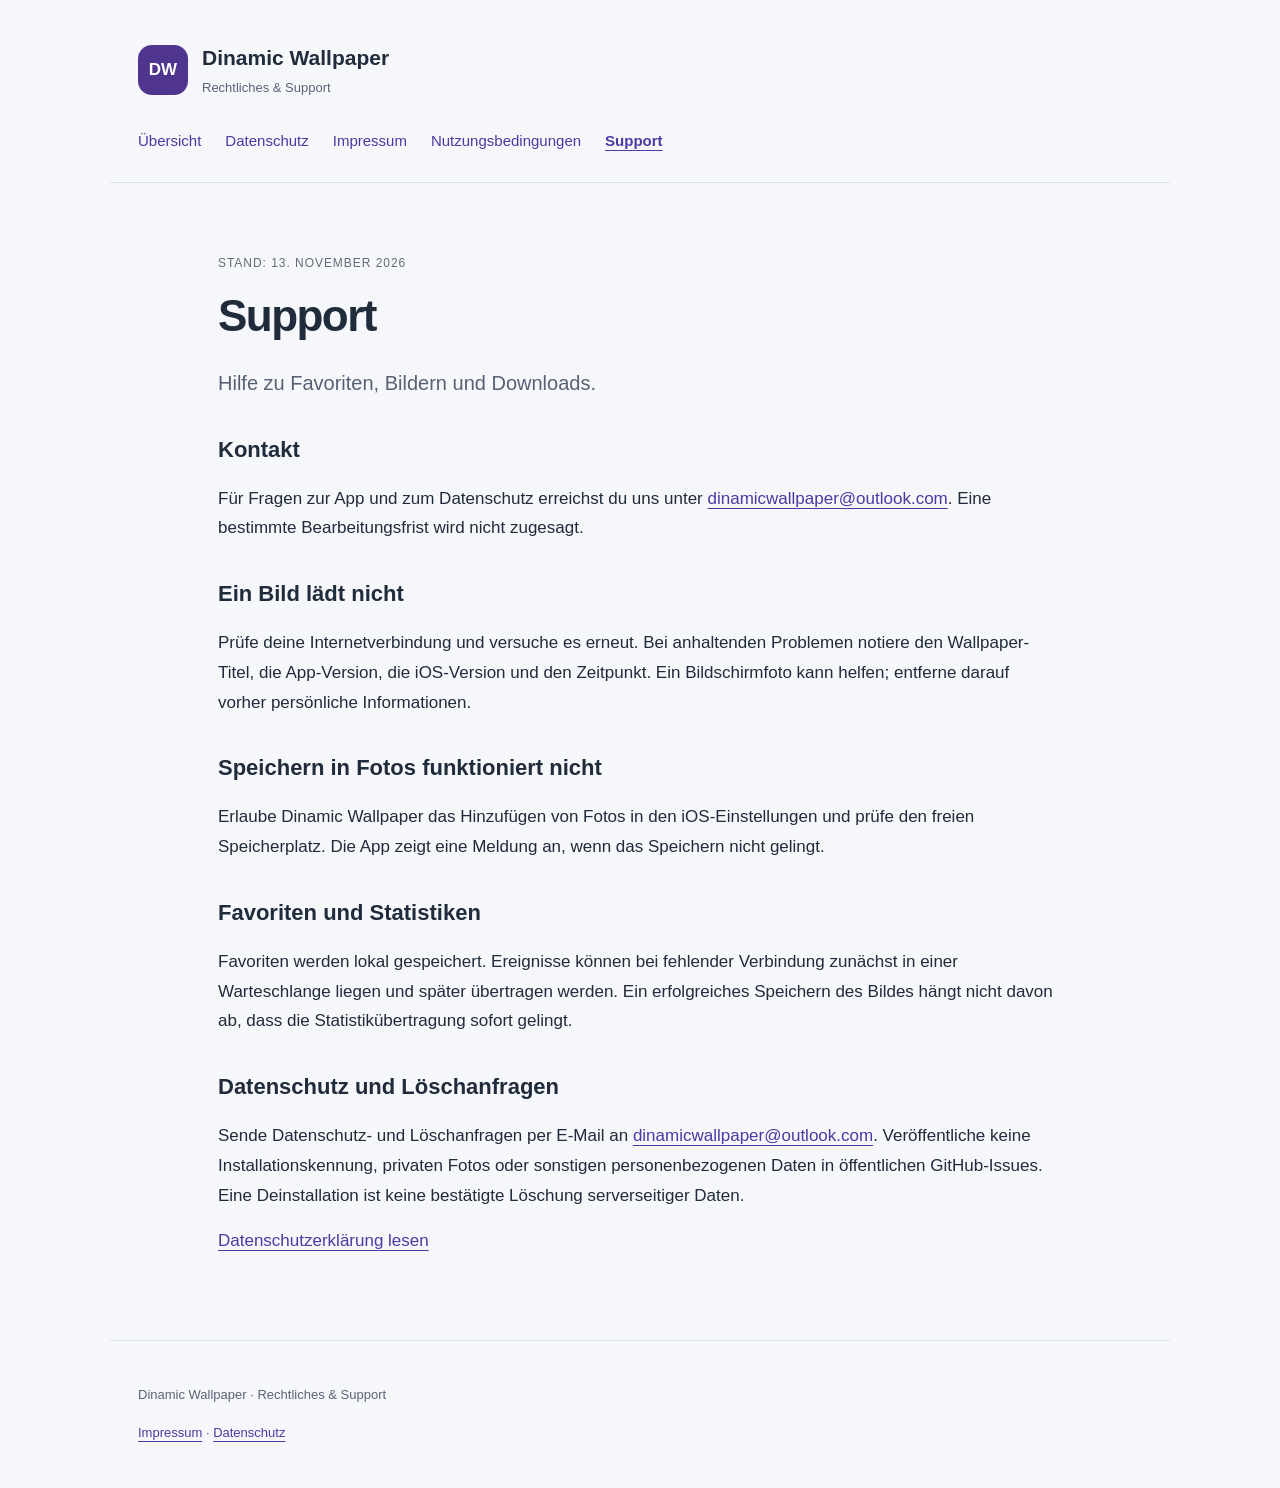
<file: docs/support.html>
<!doctype html>
<html lang="de"><head><meta charset="utf-8"><meta name="viewport" content="width=device-width, initial-scale=1"><meta name="description" content="Support – Dinamic Wallpaper. Kontakt und Informationen."><meta name="referrer" content="strict-origin-when-cross-origin"><title>Support · Dinamic Wallpaper</title><link rel="stylesheet" href="assets/style.css"></head>
<body><a class="skip" href="#inhalt">Zum Inhalt</a><header><a class="brand" href="index.html"><span class="mark" aria-hidden="true">DW</span><span>Dinamic Wallpaper<small>Rechtliches &amp; Support</small></span></a><nav aria-label="Hauptnavigation"><a href="index.html">Übersicht</a><a href="datenschutz-de.html">Datenschutz</a><a href="impressum.html">Impressum</a><a href="lizenzen-de.html">Nutzungsbedingungen</a><a href="support.html" aria-current="page">Support</a></nav></header><main id="inhalt"><p class="eyebrow">Stand: 13. November 2026</p><h1>Support</h1><p class="lead">Hilfe zu Favoriten, Bildern und Downloads.</p>
<h2>Kontakt</h2><p>Für Fragen zur App und zum Datenschutz erreichst du uns unter <a href="mailto:dinamicwallpaper@outlook.com">dinamicwallpaper@outlook.com</a>. Eine bestimmte Bearbeitungsfrist wird nicht zugesagt.</p>
<h2>Ein Bild lädt nicht</h2><p>Prüfe deine Internetverbindung und versuche es erneut. Bei anhaltenden Problemen notiere den Wallpaper-Titel, die App-Version, die iOS-Version und den Zeitpunkt. Ein Bildschirmfoto kann helfen; entferne darauf vorher persönliche Informationen.</p>
<h2>Speichern in Fotos funktioniert nicht</h2><p>Erlaube Dinamic Wallpaper das Hinzufügen von Fotos in den iOS-Einstellungen und prüfe den freien Speicherplatz. Die App zeigt eine Meldung an, wenn das Speichern nicht gelingt.</p>
<h2>Favoriten und Statistiken</h2><p>Favoriten werden lokal gespeichert. Ereignisse können bei fehlender Verbindung zunächst in einer Warteschlange liegen und später übertragen werden. Ein erfolgreiches Speichern des Bildes hängt nicht davon ab, dass die Statistikübertragung sofort gelingt.</p>
<h2>Datenschutz und Löschanfragen</h2><p>Sende Datenschutz- und Löschanfragen per E-Mail an <a href="mailto:dinamicwallpaper@outlook.com">dinamicwallpaper@outlook.com</a>. Veröffentliche keine Installationskennung, privaten Fotos oder sonstigen personenbezogenen Daten in öffentlichen GitHub-Issues. Eine Deinstallation ist keine bestätigte Löschung serverseitiger Daten.</p><p><a href="datenschutz-de.html">Datenschutzerklärung lesen</a></p></main><footer><p>Dinamic Wallpaper · Rechtliches &amp; Support</p><p><a href="impressum.html">Impressum</a> · <a href="datenschutz-de.html">Datenschutz</a></p></footer></body></html>
</file>
<file: docs/assets/style.css>
*{box-sizing:border-box}html{color-scheme:light;scroll-behavior:smooth}body{margin:0;color:#202b3b;background:#f6f7fa;font:17px/1.75 -apple-system,BlinkMacSystemFont,"Segoe UI",sans-serif}a{color:#4d39a2;text-underline-offset:4px}a:hover{color:#271663}a:focus-visible{outline:3px solid #674ac1;outline-offset:5px}header,main,footer{max-width:1060px;margin:auto;padding:28px}header{padding-top:40px;border-bottom:1px solid #dce0e8}.brand{display:flex;gap:14px;align-items:center;text-decoration:none;font-size:21px;font-weight:700;color:#202b3b}.brand small{display:block;font-size:13px;font-weight:400;color:#596477}.mark{display:grid;place-items:center;width:50px;height:50px;border-radius:14px;background:#50358e;color:white;font-size:17px}nav{display:flex;flex-wrap:wrap;gap:10px 24px;margin-top:28px}nav a{font-size:15px;text-decoration:none}nav [aria-current]{font-weight:700;text-decoration:underline}main{max-width:900px;padding-top:32px;padding-bottom:70px}.notice{padding:18px 22px;border:1px solid #d8bc79;border-left:4px solid #936811;background:#fff8e8;border-radius:8px;font-size:15px;line-height:1.65}.eyebrow{font-size:12px;color:#626a79;letter-spacing:.08em;text-transform:uppercase;margin-top:38px}h1{font-size:clamp(30px,5vw,44px);line-height:1.2;letter-spacing:-.035em;margin:16px 0 24px;overflow-wrap:anywhere}h2{font-size:22px;line-height:1.4;margin-top:36px}p{margin:15px 0}.lead{font-size:20px;color:#566174;line-height:1.6}.todo{padding:15px 18px;background:#fff8e8;border-radius:7px;font-size:15px}code{font-size:.88em;background:#e9e7f1;padding:2px 5px;border-radius:4px;overflow-wrap:anywhere}.cards{display:grid;grid-template-columns:1fr 1fr;gap:16px;margin:32px 0}.card{display:block;padding:22px;border:1px solid #dce0e8;border-radius:12px;background:white;text-decoration:none;color:#202b3b}.card:hover{border-color:#8466bd}.card h2{margin:0;font-size:20px}.card h2 span{float:right;color:#7456ac}.card p{font-size:15px;color:#596477;margin-bottom:0}footer{border-top:1px solid #dce0e8;font-size:13px;color:#596477}.skip{position:absolute;left:20px;top:-100px;background:white;padding:10px;z-index:2}.skip:focus{top:10px}@media(max-width:600px){header,main,footer{padding-left:20px;padding-right:20px}.cards{grid-template-columns:1fr}nav{gap:8px 16px}.notice{padding:15px}h2{font-size:20px}}@media(prefers-reduced-motion:reduce){html{scroll-behavior:auto}}
</file>
